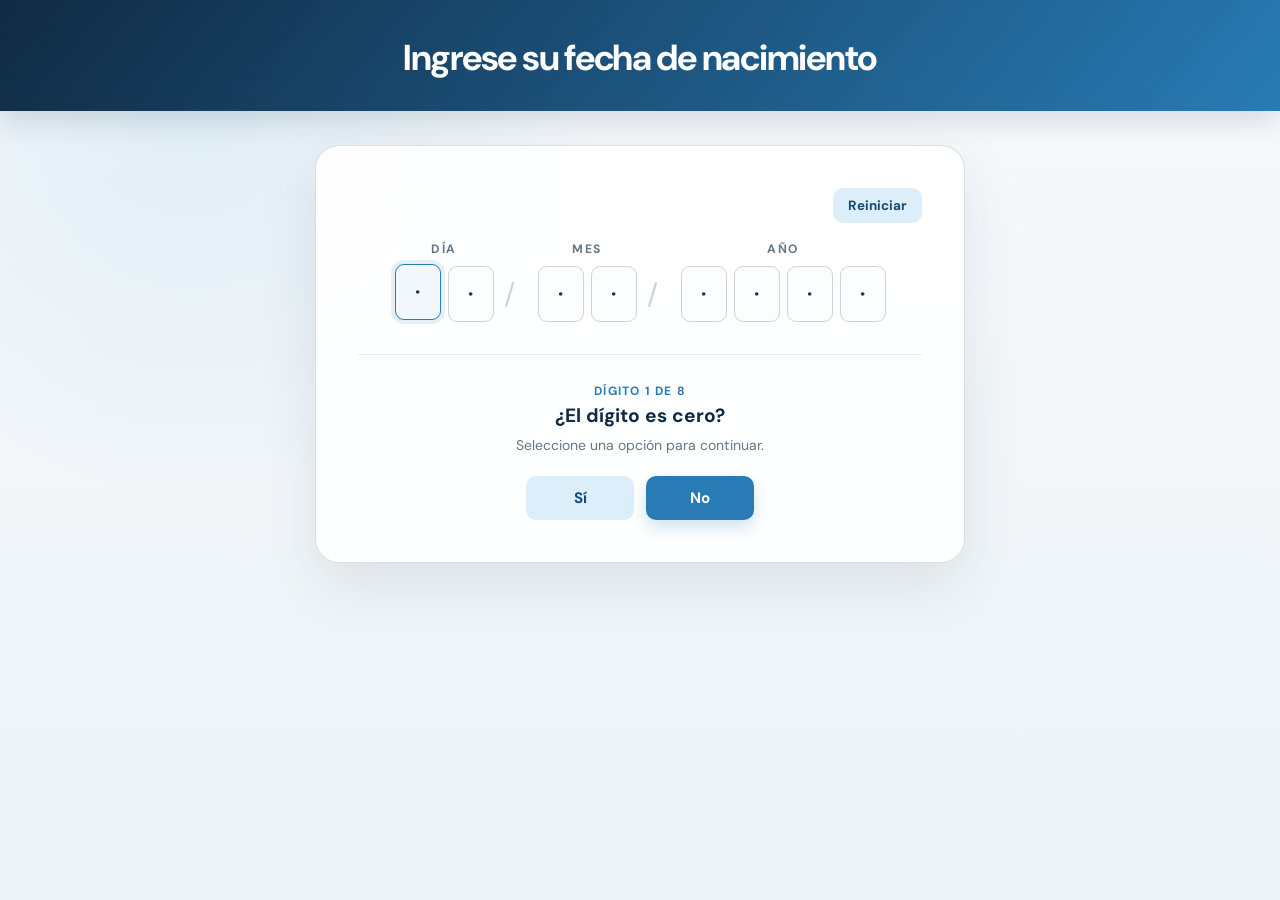
<file: semanas/00/source_material/alvarez-iisaia/tp1/index.html>
<!doctype html>
<html lang="es">
<head>
  <meta charset="utf-8">
  <meta name="viewport" content="width=device-width, initial-scale=1">
  <title>Fecha Sudoku</title>
  <style>
    @import url('https://fonts.googleapis.com/css2?family=DM+Sans:wght@400;500;600;700&display=swap');

    :root {
      --blue-950: #102a43;
      --blue-800: #174a73;
      --blue-600: #287bb5;
      --blue-100: #dceefa;
      --blue-50: #f2f8fc;
      --gray-900: #243746;
      --gray-600: #657786;
      --gray-300: #cbd5dc;
      --gray-100: #e9eef2;
      --white: #fff;
      --success: #247a55;
      --danger: #b44747;
    }

    * { box-sizing: border-box; }

    body {
      margin: 0;
      min-height: 100vh;
      color: var(--gray-900);
      background:
        radial-gradient(circle at 15% 10%, rgba(76, 154, 207, .13), transparent 30%),
        linear-gradient(180deg, #f7fafc 0%, #edf3f7 100%);
      font-family: "DM Sans", system-ui, sans-serif;
    }

    header {
      padding: 34px 20px 30px;
      color: var(--white);
      text-align: center;
      background: linear-gradient(130deg, var(--blue-950), var(--blue-600));
      box-shadow: 0 8px 28px rgba(16, 42, 67, .16);
    }

    h1 { margin: 0; font-size: clamp(1.55rem, 4vw, 2.25rem); letter-spacing: -.035em; }
    main {
      width: min(94%, 650px);
      margin: 34px auto;
      padding: clamp(22px, 5vw, 42px);
      border: 1px solid rgba(203, 213, 220, .75);
      border-radius: 24px;
      background: rgba(255, 255, 255, .92);
      box-shadow: 0 22px 60px rgba(40, 63, 80, .11);
    }

    .top-actions {
      display: flex;
      justify-content: flex-end;
      margin-bottom: 18px;
    }

    .top-actions button {
      min-width: 0;
      padding: 9px 15px;
      font-size: .84rem;
    }

    .date-row {
      display: grid;
      grid-template-columns: auto 24px auto 24px auto;
      align-items: end;
      justify-content: center;
      gap: 10px;
    }

    .date-part { text-align: center; }
    .date-part h2 {
      margin: 0 0 9px;
      color: var(--gray-600);
      font-size: .76rem;
      font-weight: 700;
      letter-spacing: .12em;
      text-transform: uppercase;
    }

    .digits { display: flex; gap: 7px; }

    .digit {
      display: grid;
      width: clamp(34px, 8vw, 46px);
      aspect-ratio: .82;
      place-items: center;
      border: 1.5px solid var(--gray-300);
      border-radius: 9px;
      background: #fbfdfe;
      font-size: 1.35rem;
      font-weight: 700;
      transition: .2s ease;
    }

    .digit.active {
      border-color: var(--blue-600);
      background: var(--blue-50);
      box-shadow: 0 0 0 4px rgba(40, 123, 181, .12);
      transform: translateY(-2px);
    }

    .digit.done { color: var(--blue-800); background: #eef7fc; }
    .slash { padding-bottom: 9px; color: var(--gray-300); font-size: 1.8rem; font-weight: 400; }

    .challenge {
      margin-top: 32px;
      padding-top: 28px;
      border-top: 1px solid var(--gray-100);
      text-align: center;
    }

    .completion-controls {
      display: none;
      margin-top: 24px;
      padding-top: 22px;
      border-top: 1px solid var(--gray-100);
      text-align: center;
    }

    .completion-controls.visible { display: block; animation: reveal .3s ease both; }

    .step {
      margin: 0 0 4px;
      color: var(--blue-600);
      font-size: .75rem;
      font-weight: 700;
      letter-spacing: .1em;
      text-transform: uppercase;
    }

    .question { margin: 0; color: var(--blue-950); font-size: 1.2rem; font-weight: 700; }
    .hint { min-height: 22px; margin: 8px 0 18px; color: var(--gray-600); font-size: .88rem; }

    .choice-row { display: flex; justify-content: center; gap: 12px; }

    button {
      min-width: 108px;
      border: 0;
      border-radius: 10px;
      padding: 12px 22px;
      font: 700 .95rem "DM Sans", sans-serif;
      cursor: pointer;
      transition: transform .16s ease, background .16s ease, box-shadow .16s ease;
    }

    button:hover { transform: translateY(-1px); }
    button:focus-visible, input:focus-visible { outline: 3px solid rgba(40, 123, 181, .28); outline-offset: 2px; }
    .primary { color: white; background: var(--blue-600); box-shadow: 0 7px 16px rgba(40, 123, 181, .22); }
    .primary:hover { background: var(--blue-800); }
    .secondary { color: var(--blue-800); background: var(--blue-100); }

    .sudoku-wrap { display: none; }
    .sudoku-wrap.visible { display: block; animation: reveal .28s ease both; }

    .sudoku {
      display: grid;
      grid-template-columns: repeat(9, 1fr);
      width: min(100%, 405px);
      margin: 0 auto 20px;
      overflow: hidden;
      border: 3px solid var(--blue-950);
      border-radius: 8px;
      background: var(--blue-950);
      gap: 1px;
    }

    .cell {
      display: grid;
      aspect-ratio: 1;
      place-items: center;
      background: white;
      color: var(--gray-900);
      font-size: clamp(.84rem, 3vw, 1.05rem);
      font-weight: 600;
    }

    .cell:nth-child(3n):not(:nth-child(9n)) { border-right: 2px solid var(--blue-950); }
    .cell:nth-child(n+19):nth-child(-n+27),
    .cell:nth-child(n+46):nth-child(-n+54) { border-bottom: 2px solid var(--blue-950); }

    .cell.blank { background: #f5f9fc; }
    .cell input {
      width: 100%; height: 100%; border: 0; padding: 0;
      color: var(--blue-800); background: transparent;
      text-align: center; font: 700 1.05rem "DM Sans", sans-serif;
    }
    .cell input.invalid { color: var(--danger); animation: shake .22s linear; }
    .cell input.correct { color: var(--success); }

    #feedback { min-height: 22px; margin: -7px 0 14px; font-size: .88rem; font-weight: 600; }
    #feedback.error { color: var(--danger); }
    #feedback.success { color: var(--success); }

    .complete { display: none; padding: 6px 0 0; }
    .complete.visible { display: block; animation: reveal .3s ease both; }
    .complete .date-result { margin: 10px 0 18px; color: var(--blue-950); font-size: 1.7rem; font-weight: 700; }
    .complete .date-result.error { color: var(--danger); font-size: 1.05rem; line-height: 1.5; }
    .link-button { min-width: 0; padding: 5px; color: var(--gray-600); background: transparent; font-size: .85rem; }

    @keyframes reveal { from { opacity: 0; transform: translateY(8px); } }
    @keyframes shake { 25% { transform: translateX(-2px); } 75% { transform: translateX(2px); } }

    @media (max-width: 520px) {
      main { width: calc(100% - 24px); margin: 20px auto; border-radius: 18px; }
      .date-row { gap: 5px; }
      .digits { gap: 4px; }
      .slash { width: 14px; font-size: 1.4rem; }
    }
  </style>
</head>
<body>
  <header>
    <h1>Ingrese su fecha de nacimiento</h1>
  </header>

  <main>
    <div class="top-actions">
      <button class="secondary" id="restart" type="button">Reiniciar</button>
    </div>

    <section class="date-row" aria-label="Fecha de nacimiento">
      <div class="date-part"><h2>Día</h2><div class="digits" id="day"></div></div>
      <span class="slash" aria-hidden="true">/</span>
      <div class="date-part"><h2>Mes</h2><div class="digits" id="month"></div></div>
      <span class="slash" aria-hidden="true">/</span>
      <div class="date-part"><h2>Año</h2><div class="digits" id="year"></div></div>
    </section>

    <section class="completion-controls" id="completionControls">
      <button class="primary" id="finish" type="button">Completar</button>
      <div class="complete" id="complete">
        <p class="date-result" id="dateResult"></p>
      </div>
    </section>

    <section class="challenge" id="challenge" aria-live="polite">
      <p class="step" id="step">Dígito 1 de 8</p>
      <p class="question" id="question">¿El dígito es cero?</p>
      <p class="hint" id="hint">Seleccione una opción para continuar.</p>
      <div class="choice-row" id="choices">
        <button class="secondary" id="yes" type="button">Sí</button>
        <button class="primary" id="no" type="button">No</button>
      </div>

      <div class="sudoku-wrap" id="sudokuWrap">
        <div class="sudoku" id="sudoku" aria-label="Sudoku por completar"></div>
        <p id="feedback" role="status"></p>
        <button class="primary" id="add" type="button">Agregar</button>
      </div>

    </section>
  </main>

  <script>
    const totalDigits = 8;
    let current = 0;
    let entered = [];
    let solution = [];
    let missing = [];

    const $ = (selector) => document.querySelector(selector);
    const shuffle = (items) => {
      const copy = [...items];
      for (let i = copy.length - 1; i > 0; i--) {
        const j = Math.floor(Math.random() * (i + 1));
        [copy[i], copy[j]] = [copy[j], copy[i]];
      }
      return copy;
    };

    function createBoxes() {
      [["day", 2], ["month", 2], ["year", 4]].forEach(([id, count]) => {
        const group = document.getElementById(id);
        group.innerHTML = "";
        for (let i = 0; i < count; i++) {
          const box = document.createElement("span");
          box.className = "digit";
          box.textContent = "·";
          box.setAttribute("aria-label", "Dígito sin completar");
          group.appendChild(box);
        }
      });
      updateBoxes();
    }

    function allBoxes() { return [...document.querySelectorAll(".digit")]; }

    function updateBoxes() {
      allBoxes().forEach((box, index) => {
        box.textContent = entered[index] ?? "·";
        box.classList.toggle("done", index < entered.length);
        box.classList.toggle("active", index === current && current < totalDigits);
        box.setAttribute("aria-label", index < entered.length ? `Dígito ${index + 1}: ${entered[index]}` : `Dígito ${index + 1} sin completar`);
      });
    }

    function makeSolution() {
      const base = [0, 1, 2];
      const rows = shuffle(base).flatMap(band => shuffle(base).map(row => band * 3 + row));
      const cols = shuffle(base).flatMap(stack => shuffle(base).map(col => stack * 3 + col));
      const nums = shuffle([1, 2, 3, 4, 5, 6, 7, 8, 9]);
      return rows.flatMap(r => cols.map(c => nums[(r * 3 + Math.floor(r / 3) + c) % 9]));
    }

    function buildSudoku() {
      solution = makeSolution();
      missing = [];
      for (let digit = 1; digit <= 9; digit++) {
        const positions = solution.map((value, index) => value === digit ? index : -1).filter(index => index >= 0);
        missing.push(positions[Math.floor(Math.random() * positions.length)]);
      }
      const board = $("#sudoku");
      board.innerHTML = "";

      solution.forEach((value, index) => {
        const cell = document.createElement("div");
        cell.className = "cell";
        if (missing.includes(index)) {
          cell.classList.add("blank");
          const input = document.createElement("input");
          input.inputMode = "numeric";
          input.maxLength = 1;
          input.dataset.index = index;
          input.setAttribute("aria-label", "Casilla vacía");
          input.addEventListener("input", (event) => {
            event.target.value = event.target.value.replace(/[^1-9]/g, "").slice(-1);
            event.target.classList.remove("invalid", "correct");
            $("#feedback").textContent = "";
          });
          cell.appendChild(input);
        } else {
          cell.textContent = value;
        }
        board.appendChild(cell);
      });
      const inputs = [...board.querySelectorAll("input")];
      inputs.forEach(input => input.addEventListener("input", () => {
        if (!input.value) return;
        inputs.forEach(other => {
          if (other !== input) {
            other.value = "";
            other.classList.remove("invalid", "correct");
          }
        });
      }));
      const first = board.querySelector("input");
      if (first) first.focus();
    }

    function showQuestion() {
      $("#step").textContent = `Dígito ${current + 1} de ${totalDigits}`;
      $("#question").textContent = "¿El dígito es cero?";
      $("#hint").textContent = "Seleccione una opción para continuar.";
      $("#choices").style.display = "flex";
      $("#sudokuWrap").classList.remove("visible");
      $("#feedback").textContent = "";
      updateBoxes();
    }

    function acceptDigit(value) {
      entered.push(String(value));
      current++;
      updateBoxes();
      if (current === totalDigits) readyToComplete(); else showQuestion();
    }

    function readyToComplete() {
      $("#step").style.display = "none";
      $("#question").style.display = "none";
      $("#hint").style.display = "none";
      $("#choices").style.display = "none";
      $("#completionControls").classList.add("visible");
    }

    function finish() {
      $("#challenge").style.display = "none";
      $("#finish").style.display = "none";
      const date = `${entered.slice(0, 2).join("")}/${entered.slice(2, 4).join("")}/${entered.slice(4).join("")}`;
      const day = Number(entered.slice(0, 2).join(""));
      const month = Number(entered.slice(2, 4).join(""));
      const year = Number(entered.slice(4).join(""));
      const candidate = new Date(2000, month - 1, day);
      candidate.setFullYear(year);
      const valid = year >= 1 && month >= 1 && month <= 12 && day >= 1 &&
        candidate.getFullYear() === year &&
        candidate.getMonth() === month - 1 &&
        candidate.getDate() === day;
      const result = $("#dateResult");
      result.classList.toggle("error", !valid);
      result.textContent = valid
        ? `La fecha ingresada es: ${date}`
        : "La fecha ingresada no es válida. Presione Reiniciar e ingrésela nuevamente.";
      $("#complete").classList.add("visible");
    }

    $("#yes").addEventListener("click", () => acceptDigit(0));
    $("#no").addEventListener("click", () => {
      $("#choices").style.display = "none";
      $("#hint").textContent = "Ingrese un solo número en cualquiera de las casillas vacías respetando las reglas del sudoku.";
      buildSudoku();
      $("#sudokuWrap").classList.add("visible");
    });

    $("#add").addEventListener("click", () => {
      const inputs = [...document.querySelectorAll(".cell input")];
      const answered = inputs.find(input => input.value);
      const valid = Boolean(answered) && Number(answered.value) === solution[Number(answered.dataset.index)];
      inputs.forEach(input => input.classList.remove("invalid", "correct"));
      if (answered) answered.classList.add(valid ? "correct" : "invalid");
      const feedback = $("#feedback");
      feedback.className = valid ? "success" : "error";
      feedback.textContent = valid ? "¡Sudoku correcto!" : "Revise las casillas marcadas e intente nuevamente.";
      if (valid) setTimeout(() => acceptDigit(Number(answered.value)), 350);
      else (answered || inputs[0])?.focus();
    });

    $("#finish").addEventListener("click", finish);

    $("#restart").addEventListener("click", () => {
      current = 0; entered = [];
      $("#complete").classList.remove("visible");
      $("#dateResult").classList.remove("error");
      $("#dateResult").textContent = "";
      $("#completionControls").classList.remove("visible");
      $("#finish").style.display = "inline-block";
      $("#challenge").style.display = "block";
      $("#step").style.display = "block";
      $("#question").style.display = "block";
      $("#hint").style.display = "block";
      createBoxes();
      showQuestion();
    });

    createBoxes();
    showQuestion();
  </script>
</body>
</html>
</file>
